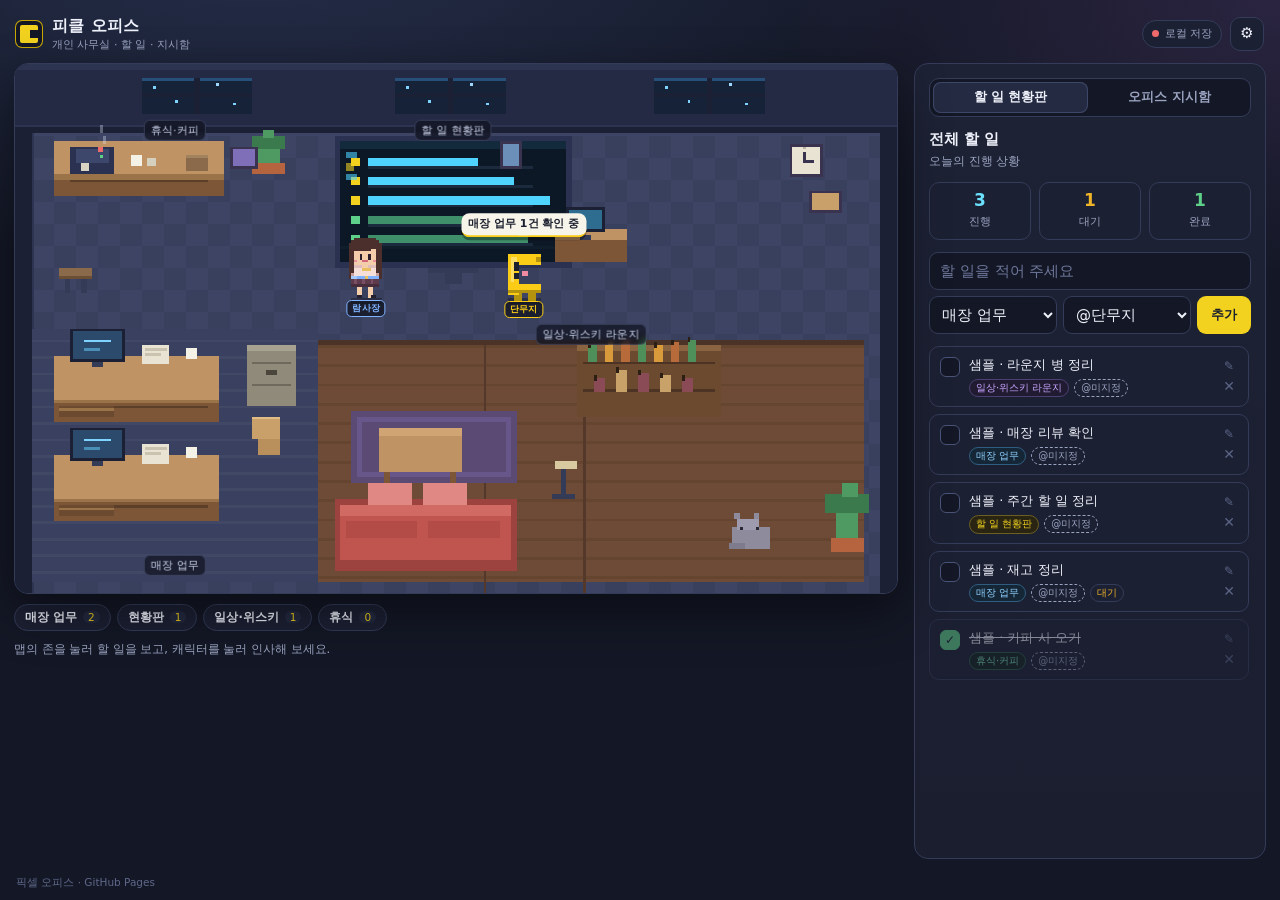
<file: index.html>
<!DOCTYPE html>
<html lang="ko">
<head>
<meta charset="utf-8">
<meta name="viewport" content="width=device-width, initial-scale=1, viewport-fit=cover">
<meta name="theme-color" content="#1c2033">
<title>피클 오피스 · 할 일 & 지시함</title>
<meta name="description" content="픽셀 캐릭터가 돌아다니는 개인 사무실 · 할 일 현황판 · 오피스 지시함">
<link rel="icon" href="data:image/svg+xml,%3Csvg xmlns='http://www.w3.org/2000/svg' viewBox='0 0 16 16'%3E%3Crect width='16' height='16' fill='%231c2033'/%3E%3Crect x='4' y='3' width='8' height='2' fill='%23f2d21f'/%3E%3Crect x='4' y='3' width='2' height='10' fill='%23f2d21f'/%3E%3Crect x='4' y='11' width='8' height='2' fill='%23f2d21f'/%3E%3C/svg%3E">
<link rel="stylesheet" href="assets/style.css?v=16">
</head>
<body>
<div class="app" id="app">

  <header class="topbar">
    <div class="brand">
      <span class="brand-mark" aria-hidden="true"></span>
      <div>
        <h1>피클 오피스</h1>
        <p class="brand-sub">개인 사무실 · 할 일 · 지시함</p>
      </div>
    </div>
    <div class="topbar-right">
      <span class="sync-dot" id="syncDot" title="동기화 상태"><i></i><span id="syncText">로컬</span></span>
      <button class="icon-btn" id="settingsBtn" title="동기화 · 멤버 설정" aria-label="동기화 · 멤버 설정">⚙</button>
    </div>
  </header>

  <main class="stage">
    <section class="office-wrap">
      <div class="office-frame" id="officeFrame">
        <canvas id="office" width="320" height="192" aria-label="픽셀 오피스 맵"></canvas>
        <div class="overlay" id="overlay" aria-hidden="true"></div>
      </div>
      <div class="legend" id="legend">
        <button class="legend-chip" data-zone="store"><b>매장 업무</b><span id="cnt-store">0</span></button>
        <button class="legend-chip" data-zone="board"><b>현황판</b><span id="cnt-board">0</span></button>
        <button class="legend-chip" data-zone="life"><b>일상·위스키</b><span id="cnt-life">0</span></button>
        <button class="legend-chip" data-zone="break"><b>휴식</b><span id="cnt-break">0</span></button>
      </div>
      <p class="hint" id="hint">맵의 존을 눌러 할 일을 보고, 캐릭터를 눌러 인사해 보세요.</p>
    </section>

    <aside class="panel" id="panel">
      <div class="panel-grip" id="panelGrip" aria-hidden="true"></div>

      <div class="panel-tabs" role="tablist" aria-label="패널 전환">
        <button class="panel-tab sel" id="tabTasks" role="tab" aria-selected="true" aria-controls="paneTasks">할 일 현황판</button>
        <button class="panel-tab" id="tabInbox" role="tab" aria-selected="false" aria-controls="paneInbox">
          오피스 지시함<span class="tab-badge" id="reqBadge" hidden>0</span>
        </button>
      </div>

      <!-- 할 일 -->
      <section class="pane" id="paneTasks" role="tabpanel" aria-labelledby="tabTasks">
        <div class="panel-head">
          <div>
            <h2 id="panelTitle">전체 할 일</h2>
            <p class="panel-sub" id="panelSub">오늘의 진행 상황</p>
          </div>
          <button class="ghost-btn" id="clearFilter" hidden>전체 보기</button>
        </div>

        <div class="stats" id="stats">
          <div class="stat"><b id="stActive">0</b><span>진행</span></div>
          <div class="stat"><b id="stPending">0</b><span>대기</span></div>
          <div class="stat"><b id="stDone">0</b><span>완료</span></div>
        </div>

        <form class="add-form" id="addForm" autocomplete="off">
          <input id="newTitle" type="text" placeholder="할 일을 적어 주세요" maxlength="80" required>
          <select id="newZone" aria-label="존 선택">
            <option value="store">매장 업무</option>
            <option value="board">현황판</option>
            <option value="life">일상·위스키</option>
            <option value="break">휴식</option>
          </select>
          <select id="newAssignee" aria-label="담당 선택"></select>
          <button type="submit" class="primary-btn">추가</button>
        </form>

        <div class="task-list" id="taskList"></div>
        <div class="empty" id="emptyState" hidden>
          <p>여기에 할 일이 없습니다.</p>
        </div>
      </section>

      <!-- 지시함 -->
      <section class="pane" id="paneInbox" role="tabpanel" aria-labelledby="tabInbox" hidden>
        <div class="panel-head">
          <div>
            <h2 id="inboxTitle">오피스 지시함</h2>
            <p class="panel-sub" id="inboxSub">맡길 사람을 고르고 일을 적어 보내세요</p>
          </div>
          <button class="ghost-btn" id="reqRefresh">새로고침</button>
        </div>

        <form class="req-form" id="reqForm" autocomplete="off">
          <div class="target-row" id="targetRow" role="group" aria-label="받을 사람"></div>
          <div class="req-input-row">
            <input id="reqInput" type="text" placeholder="시킬 일을 적어 주세요" maxlength="300" required>
            <button type="submit" class="primary-btn req-send" id="reqSend">보내기</button>
          </div>
        </form>

        <div class="req-list" id="reqList"></div>
        <div class="empty" id="reqEmpty" hidden>
          <p>아직 지시한 일이 없습니다.<br>위에서 첫 지시를 보내 보세요.</p>
        </div>
      </section>
    </aside>
  </main>

  <footer class="foot">
    <span id="footLeft">픽셀 오피스 · GitHub Pages</span>
    <span id="footRight"></span>
  </footer>
</div>

<!-- 설정 모달 -->
<div class="modal" id="settingsModal" hidden>
  <div class="modal-card" role="dialog" aria-modal="true" aria-labelledby="settingsTitle">
    <h3 id="settingsTitle">동기화 설정</h3>
    <p class="modal-desc">구글 시트에 연결하면 어떤 기기에서든 같은 할 일과 지시가 보입니다. 연결하지 않으면 이 브라우저에만 저장됩니다.</p>
    <label class="field">
      <span>동기화 주소 (Apps Script 웹앱 URL)</span>
      <input id="cfgUrl" type="url" placeholder="https://script.google.com/macros/s/.../exec">
    </label>
    <label class="field">
      <span>접속 PIN</span>
      <input id="cfgPin" type="text" inputmode="numeric" placeholder="숫자 4~8자리" maxlength="12">
    </label>
    <p class="modal-msg" id="cfgMsg" hidden></p>
    <div class="modal-actions">
      <button class="ghost-btn" id="cfgDisconnect">연결 해제</button>
      <button class="primary-btn" id="cfgSave">저장 후 확인</button>
    </div>

    <div class="member-box">
      <div class="member-box-head">
        <h4>오피스 멤버</h4>
        <span class="member-count" id="memberCount">0</span>
      </div>
      <ul class="member-list" id="memberList"></ul>
      <p class="member-hint">다른 피클을 초대하려면 아래 문구를 복사해 채팅으로 보내 주세요. 초대받은 피클이 이 주소와 PIN으로 연결하면 같은 오피스에 캐릭터로 합류합니다.</p>
      <textarea class="invite-note" id="inviteNote" rows="3" readonly></textarea>
      <div class="member-actions">
        <button class="ghost-btn" id="copyInvite">초대 문구 복사</button>
      </div>
    </div>

    <button class="modal-close" id="cfgClose" aria-label="닫기">✕</button>
  </div>
</div>

<div class="toast" id="toast" hidden></div>

<script src="assets/app.js?v=16"></script>
</body>
</html>
</file>
<file: assets/style.css>
/* 피클 오피스 — pixel office dashboard */
:root{
  --bg:#141826;
  --bg-2:#1c2033;
  --bg-3:#242a41;
  --line:#343c59;
  --ink:#eef1fa;
  --ink-dim:#9aa3c0;
  --accent:#f2d21f;
  --accent-2:#6be0ff;
  --ok:#5fd08a;
  --warn:#f0b429;
  --danger:#ef6b6b;
  --radius:14px;
  --panel-w:352px;
}
*{box-sizing:border-box;-webkit-tap-highlight-color:transparent}
html,body{height:100%}
body{
  margin:0;
  background:
    radial-gradient(1200px 600px at 20% -10%, #26304d 0%, transparent 60%),
    radial-gradient(900px 500px at 100% 0%, #2a2440 0%, transparent 55%),
    var(--bg);
  color:var(--ink);
  font-family:-apple-system,BlinkMacSystemFont,"Apple SD Gothic Neo","Pretendard","Malgun Gothic","Noto Sans KR",system-ui,sans-serif;
  font-size:15px;
  line-height:1.45;
  overflow:hidden;
}
button{font-family:inherit;color:inherit;cursor:pointer}
input,select{font-family:inherit;font-size:15px}

.app{
  height:100dvh;
  display:grid;
  grid-template-rows:auto 1fr auto;
  max-width:1400px;
  margin:0 auto;
  padding:0 14px;
}

/* ── 상단바 ─────────────────────────────── */
.topbar{
  display:flex;align-items:center;justify-content:space-between;
  gap:12px;padding:14px 2px 10px;
}
.brand{display:flex;align-items:center;gap:10px}
.brand-mark{
  width:26px;height:26px;flex:0 0 auto;border-radius:6px;
  background:#f2d21f;
  box-shadow:inset 0 0 0 4px #141826, 0 0 0 1px #c8a800;
  position:relative;
}
.brand-mark::after{
  content:"";position:absolute;right:4px;top:9px;width:8px;height:8px;background:#141826;
}
.brand h1{font-size:16px;margin:0;letter-spacing:.02em}
.brand-sub{margin:0;font-size:11px;color:var(--ink-dim)}
.topbar-right{display:flex;align-items:center;gap:8px}
.sync-dot{
  display:inline-flex;align-items:center;gap:6px;
  font-size:11px;color:var(--ink-dim);
  background:var(--bg-2);border:1px solid var(--line);
  padding:5px 9px;border-radius:999px;
}
.sync-dot i{width:7px;height:7px;border-radius:50%;background:var(--ink-dim);display:block}
.sync-dot.on i{background:var(--ok);box-shadow:0 0 8px var(--ok)}
.sync-dot.off i{background:var(--warn)}
.sync-dot.err i{background:var(--danger)}
.icon-btn{
  width:34px;height:34px;border-radius:10px;border:1px solid var(--line);
  background:var(--bg-2);font-size:15px;line-height:1;
  display:grid;place-items:center;
}
.icon-btn:active{transform:translateY(1px)}

/* ── 무대 ───────────────────────────────── */
.stage{
  display:grid;
  grid-template-columns:minmax(0,1fr) var(--panel-w);
  gap:16px;
  min-height:0;
  padding-bottom:10px;
}
.office-wrap{min-width:0;display:flex;flex-direction:column;gap:10px;min-height:0}
.office-frame{
  position:relative;
  width:100%;
  aspect-ratio:20/12;
  border-radius:var(--radius);
  overflow:hidden;
  border:1px solid var(--line);
  background:#10131f;
  box-shadow:0 18px 50px rgba(0,0,0,.45), inset 0 0 0 1px rgba(255,255,255,.03);
  max-height:calc(100dvh - 210px);
}
#office{
  display:block;width:100%;height:100%;
  image-rendering:pixelated;
  image-rendering:crisp-edges;
  touch-action:manipulation;
}
.overlay{position:absolute;inset:0;pointer-events:none}
.zone-hit{
  position:absolute;pointer-events:auto;cursor:pointer;border-radius:6px;
  appearance:none;-webkit-appearance:none;
  background:transparent;border:0;padding:0;margin:0;
  color:transparent;font-size:0;line-height:0;
}
.zone-hit:hover{background:rgba(107,224,255,.07);box-shadow:inset 0 0 0 1px rgba(107,224,255,.35)}
.zone-hit.active{background:rgba(242,210,31,.08);box-shadow:inset 0 0 0 1px rgba(242,210,31,.5)}
.zone-label{
  position:absolute;transform:translate(-50%,-100%);
  font-size:10.5px;letter-spacing:.02em;color:#cfd6ee;
  background:rgba(16,19,31,.72);border:1px solid rgba(120,132,175,.35);
  padding:2px 6px;border-radius:6px;white-space:nowrap;
  backdrop-filter:blur(2px);pointer-events:none;
}
.bubble{
  position:absolute;transform:translate(-50%,-100%);
  max-width:150px;
  background:#f7f5ea;color:#1b1f2e;
  font-size:11px;line-height:1.25;font-weight:600;
  padding:4px 7px;border-radius:8px;
  box-shadow:0 3px 0 rgba(0,0,0,.35);
  white-space:nowrap;overflow:hidden;text-overflow:ellipsis;
  pointer-events:none;
  transition:opacity .2s;
}
.bubble::after{
  content:"";position:absolute;left:50%;bottom:-4px;width:8px;height:8px;
  background:#f7f5ea;transform:translateX(-50%) rotate(45deg);
}
.bubble.danmuji{background:#f6efb4}
.bubble.danmuji::after{background:#f6efb4}
.bubble.user{background:#cfd9ff}
.bubble.user::after{background:#cfd9ff}
.bubble.hide{opacity:0}

.legend{display:flex;gap:6px;flex-wrap:wrap}
.legend-chip{
  display:inline-flex;align-items:center;gap:6px;
  background:var(--bg-2);border:1px solid var(--line);color:var(--ink-dim);
  border-radius:999px;padding:5px 10px;font-size:11.5px;
}
.legend-chip b{font-weight:600;color:var(--ink)}
.legend-chip span{
  min-width:16px;text-align:center;background:var(--bg-3);border-radius:999px;
  padding:0 5px;font-size:10.5px;color:var(--accent);
}
.legend-chip.sel{border-color:var(--accent);color:var(--accent)}
.hint{margin:0;font-size:11.5px;color:var(--ink-dim)}

/* ── 패널 ───────────────────────────────── */
.panel{
  background:linear-gradient(180deg,#1d2235 0%, #1a1e2f 100%);
  border:1px solid var(--line);
  border-radius:var(--radius);
  padding:14px;
  display:flex;flex-direction:column;gap:12px;
  min-height:0;overflow:hidden;
}
.panel-grip{display:none}
.panel-head{display:flex;align-items:flex-start;justify-content:space-between;gap:8px}
.panel-head h2{margin:0;font-size:15px}
.panel-sub{margin:2px 0 0;font-size:11.5px;color:var(--ink-dim)}
.ghost-btn{
  background:transparent;border:1px solid var(--line);color:var(--ink-dim);
  border-radius:8px;padding:5px 9px;font-size:11.5px;
}
.ghost-btn:hover{color:var(--ink);border-color:#4a5478}

.stats{display:grid;grid-template-columns:repeat(3,1fr);gap:8px}
.stat{
  background:var(--bg-2);border:1px solid var(--line);border-radius:10px;
  padding:7px 4px;text-align:center;
}
.stat b{display:block;font-size:17px;line-height:1.2}
.stat span{font-size:10.5px;color:var(--ink-dim)}
.stat:nth-child(1) b{color:var(--accent-2)}
.stat:nth-child(2) b{color:var(--warn)}
.stat:nth-child(3) b{color:var(--ok)}

.add-form{display:grid;grid-template-columns:1fr 1fr auto;gap:6px}
.add-form input{
  grid-column:1/4;background:var(--bg);border:1px solid var(--line);
  border-radius:9px;padding:9px 10px;color:var(--ink);min-width:0;
}
.add-form input::placeholder{color:#6d769a}
.add-form input:focus{outline:none;border-color:var(--accent-2)}
.add-form select{
  background:var(--bg);border:1px solid var(--line);
  border-radius:9px;padding:8px 8px;color:var(--ink);min-width:0;
}
.add-form select:focus{outline:none;border-color:var(--accent-2)}
.add-form .primary-btn{grid-column:3/4;grid-row:2/3}
.primary-btn{
  background:var(--accent);color:#1b1f2e;border:none;border-radius:9px;
  padding:0 14px;font-weight:700;font-size:13px;
}
.primary-btn:active{transform:translateY(1px)}
.primary-btn:disabled{opacity:.5}

.task-list{overflow-y:auto;display:flex;flex-direction:column;gap:7px;min-height:0;padding-right:2px}
.task-list::-webkit-scrollbar{width:6px}
.task-list::-webkit-scrollbar-thumb{background:#3a4263;border-radius:99px}
.task{
  display:grid;grid-template-columns:auto 1fr auto;gap:9px;align-items:start;
  background:var(--bg-2);border:1px solid var(--line);border-radius:10px;
  padding:9px 9px 9px 10px;
}
.task.done{opacity:.5}
.task.done .task-title{text-decoration:line-through}
.check{
  width:20px;height:20px;border-radius:6px;border:1.5px solid #4a5478;
  background:var(--bg);display:grid;place-items:center;margin-top:1px;
  font-size:12px;color:#1b1f2e;line-height:1;padding:0;
}
.task.done .check{background:var(--ok);border-color:var(--ok)}
.task-body{min-width:0}
.task-title{font-size:13px;margin:0;word-break:keep-all;overflow-wrap:anywhere}
.task-meta{display:flex;flex-wrap:wrap;gap:5px;margin-top:4px;align-items:center}
.tag{
  font-size:10px;padding:1px 6px;border-radius:999px;
  border:1px solid var(--line);color:var(--ink-dim);
}
.tag.zone-store{color:#8fd0ff;border-color:#2f5d80;background:#152736}
.tag.zone-board{color:#f2d21f;border-color:#6b5f22;background:#2a2513}
.tag.zone-life{color:#c8a6ff;border-color:#4c3f72;background:#211b32}
.tag.zone-break{color:#7ee0b8;border-color:#2c5c49;background:#132420}
.tag.due{color:var(--warn);border-color:#5c4a1c;background:#2a2313}
.tag.pending{color:var(--warn)}
.del{
  background:transparent;border:none;color:#5b6486;font-size:14px;line-height:1;
  padding:2px 4px;border-radius:6px;
}
.del:hover{color:var(--danger)}
.task-tools{display:flex;flex-direction:column;align-items:center;gap:1px}
.empty{text-align:center;color:var(--ink-dim);font-size:12px;padding:18px 0}

.foot{
  display:flex;justify-content:space-between;gap:10px;
  font-size:10.5px;color:#5f688a;padding:6px 2px 10px;
}

/* ── 모달 ──────────────────────────────── */
.modal{position:fixed;inset:0;background:rgba(8,10,18,.7);display:grid;place-items:center;padding:18px;z-index:50}
.modal[hidden]{display:none}
.modal-card{
  position:relative;width:min(420px,100%);max-height:88dvh;overflow-y:auto;
  background:var(--bg-2);border:1px solid var(--line);border-radius:16px;
  padding:20px;box-shadow:0 24px 60px rgba(0,0,0,.6);
}
.modal-card h3{margin:0 0 6px;font-size:16px}
.modal-desc{margin:0 0 14px;font-size:12px;color:var(--ink-dim);line-height:1.5}
.field{display:block;margin-bottom:11px}
.field span{display:block;font-size:11.5px;color:var(--ink-dim);margin-bottom:5px}
.field input{
  width:100%;background:var(--bg);border:1px solid var(--line);border-radius:9px;
  padding:10px;color:var(--ink);
}
.field input:focus{outline:none;border-color:var(--accent-2)}
.modal-msg{font-size:11.5px;margin:2px 0 10px;padding:7px 9px;border-radius:8px;background:var(--bg)}
.modal-msg.ok{color:var(--ok)}
.modal-msg.err{color:var(--danger)}
.modal-actions{display:flex;justify-content:flex-end;gap:8px}
.modal-actions .primary-btn{grid-column:auto;grid-row:auto;padding:9px 14px}
.modal-close{
  position:absolute;top:12px;right:12px;background:transparent;border:none;
  color:var(--ink-dim);font-size:15px;
}
.toast{
  position:fixed;left:50%;bottom:26px;transform:translateX(-50%);
  background:#f7f5ea;color:#1b1f2e;font-size:12.5px;font-weight:600;
  padding:9px 14px;border-radius:10px;box-shadow:0 8px 24px rgba(0,0,0,.4);z-index:60;
  max-width:88vw;text-align:center;
}
.toast[hidden]{display:none}

/* ── 패널 탭 · 지시함 ──────────────────── */
.panel-tabs{
  display:flex;gap:4px;background:var(--bg);border:1px solid var(--line);
  border-radius:10px;padding:3px;flex:0 0 auto;
}
.panel-tab{
  flex:1;border:0;background:transparent;color:var(--ink-dim);
  font-size:12.5px;font-weight:600;padding:7px 6px;border-radius:8px;
  display:inline-flex;align-items:center;justify-content:center;gap:5px;
}
.panel-tab.sel{background:var(--bg-3);color:var(--ink);box-shadow:inset 0 0 0 1px #3d4768}
.tab-badge{
  min-width:16px;height:16px;padding:0 5px;border-radius:999px;
  background:var(--danger);color:#fff;font-size:10px;line-height:1;
  display:inline-grid;place-items:center;
}
.tab-badge[hidden]{display:none}
.pane{display:flex;flex-direction:column;gap:12px;min-height:0;flex:1 1 auto;overflow:hidden}
.pane[hidden]{display:none}

.assignee{
  font-size:10px;padding:1px 6px;border-radius:999px;
  border:1px solid currentColor;background:transparent;color:#f2d21f;
  font-family:inherit;line-height:1.4;
}
.assignee.none{color:#6d769a;border-style:dashed}
.task-note{
  margin:5px 0 0;font-size:11px;color:#a8d8c0;line-height:1.45;
  border-left:2px solid #3a6b55;padding-left:6px;
  word-break:keep-all;overflow-wrap:anywhere;
}
.note-edit{
  width:100%;margin-top:5px;background:var(--bg);border:1px solid var(--accent-2);
  border-radius:7px;padding:5px 7px;color:var(--ink);font-size:12px;font-family:inherit;
}
.note-btn{
  background:transparent;border:none;color:#5b6486;font-size:12px;line-height:1;
  padding:4px 3px;border-radius:6px;
}
.note-btn:hover{color:var(--accent-2)}

.req-form{display:flex;flex-direction:column;gap:7px;flex:0 0 auto}
.target-row{display:flex;gap:5px;flex-wrap:wrap}
.target-chip{
  font-size:11.5px;padding:4px 9px;border-radius:999px;
  background:var(--bg-2);border:1px solid var(--line);color:var(--ink-dim);
}
.target-chip i{display:inline-block;width:7px;height:7px;border-radius:50%;margin-right:4px;vertical-align:middle}
.target-chip.sel{border-color:var(--accent);color:var(--accent);background:#2a2513}
.req-input-row{display:flex;gap:6px}
.req-input-row input{
  flex:1;min-width:0;background:var(--bg);border:1px solid var(--line);
  border-radius:9px;padding:9px 10px;color:var(--ink);font-size:14px;
}
.req-input-row input::placeholder{color:#6d769a}
.req-input-row input:focus{outline:none;border-color:var(--accent-2)}
.req-send{padding:0 13px;flex:0 0 auto}
.req-list{overflow-y:auto;display:flex;flex-direction:column;gap:7px;min-height:0;padding-right:2px}
.req-list::-webkit-scrollbar{width:6px}
.req-list::-webkit-scrollbar-thumb{background:#3a4263;border-radius:99px}
.req{
  background:var(--bg-2);border:1px solid var(--line);border-radius:10px;
  padding:8px 9px;display:flex;flex-direction:column;gap:5px;
}
.req.is-done{opacity:.72}
.req-top{display:flex;align-items:center;gap:6px;flex-wrap:wrap}
.req-target{font-size:10.5px;font-weight:700;color:var(--accent)}
.req-time{font-size:10px;color:#6d769a;margin-left:auto}
.req-msg{margin:0;font-size:12.5px;word-break:keep-all;overflow-wrap:anywhere}
.req-reply{
  margin:0;font-size:11.5px;color:#cfe0ff;background:#1a2338;
  border-left:2px solid #3b5b8a;border-radius:0 6px 6px 0;padding:5px 7px;
  white-space:pre-wrap;word-break:keep-all;overflow-wrap:anywhere;
}
.st{font-size:10px;padding:1px 6px;border-radius:999px;border:1px solid}
.st.pending{color:var(--warn);border-color:#5c4a1c;background:#2a2313}
.st.in_progress{color:var(--accent-2);border-color:#2f5d80;background:#152736}
.st.done{color:var(--ok);border-color:#2c5c49;background:#132420}

.name-tag{
  position:absolute;transform:translate(-50%,0);
  font-size:9px;font-weight:700;letter-spacing:.01em;
  padding:1px 5px;border-radius:5px;
  background:rgba(16,19,31,.75);border:1px solid rgba(120,132,175,.4);
  white-space:nowrap;pointer-events:none;color:#dfe5f7;
}

/* ── 설정 · 멤버 초대 ──────────────────── */
.member-box{margin-top:16px;border-top:1px solid var(--line);padding-top:13px}
.member-box-head{display:flex;align-items:center;justify-content:space-between;margin-bottom:8px}
.member-box-head h4{margin:0;font-size:13px}
.member-count{font-size:11px;color:var(--ink-dim)}
.member-list{list-style:none;margin:0 0 9px;padding:0;display:flex;flex-direction:column;gap:5px}
.member-list li{
  display:flex;align-items:center;gap:7px;font-size:12px;
  background:var(--bg);border:1px solid var(--line);border-radius:8px;padding:6px 8px;
}
.member-list .dot{width:10px;height:10px;border-radius:3px;flex:0 0 auto}
.member-list .role{margin-left:auto;font-size:10px;color:var(--ink-dim)}
.member-hint{margin:0 0 7px;font-size:11px;color:var(--ink-dim);line-height:1.5}
.invite-note{
  width:100%;background:var(--bg);border:1px solid var(--line);border-radius:9px;
  padding:8px;color:var(--ink-dim);font-size:11px;font-family:inherit;resize:none;
}
.member-actions{display:flex;justify-content:flex-end;margin-top:7px}

/* ── 모바일 ────────────────────────────── */
@media (max-width:880px){
  body{overflow:hidden}
  .app{padding:0 10px;height:100dvh}
  .stage{display:flex;flex-direction:column;gap:8px;min-height:0}
  .office-wrap{flex:0 0 auto;gap:6px}
  .office-frame{max-height:none;border-radius:12px}
  .legend{gap:5px}
  .legend-chip{padding:4px 8px;font-size:11px}
  .hint{display:none}
  .panel{
    flex:1 1 auto;min-height:0;
    border-radius:16px 16px 0 0;
    margin:0 -10px;padding:10px 12px 12px;
  }
  .panel.collapsed{position:static;transform:none;max-height:none}
  .panel-grip{display:none}
  .panel-head h2{font-size:14px}
  .stats{gap:6px}
  .stat{padding:5px 3px}
  .stat b{font-size:15px}
  .task-list{max-height:none}
  .req-list{max-height:none}
  .pane{gap:9px}
  .panel-tab{font-size:12px;padding:6px 5px}
  .foot{display:none}
}

@media (max-width:400px){
  .stat b{font-size:14px}
  .brand h1{font-size:15px}
  .legend-chip{font-size:10.5px;padding:3px 7px}
}
</file>
